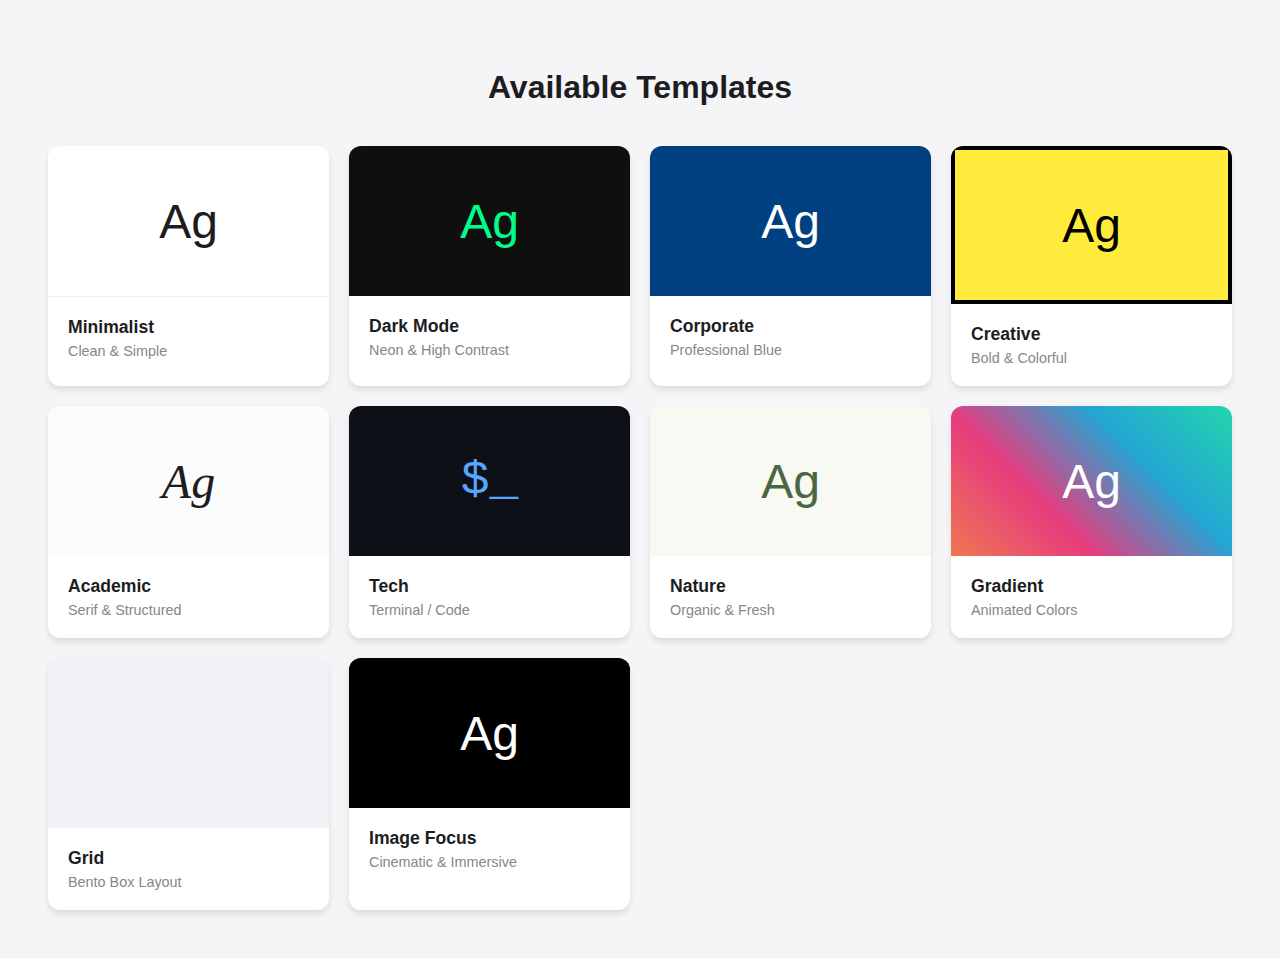
<file: templates/index.html>
<!DOCTYPE html>
<html lang="en">

<head>
    <meta charset="UTF-8">
    <meta name="viewport" content="width=device-width, initial-scale=1.0">
    <title>Presentation Templates Gallery</title>
    <style>
        body {
            font-family: -apple-system, BlinkMacSystemFont, "Segoe UI", Roboto, Helvetica, Arial, sans-serif;
            background-color: #f5f5f7;
            color: #1d1d1f;
            padding: 40px;
        }

        h1 {
            text-align: center;
            margin-bottom: 40px;
            font-weight: 700;
        }

        .grid {
            display: grid;
            grid-template-columns: repeat(auto-fill, minmax(250px, 1fr));
            gap: 20px;
            max-width: 1200px;
            margin: 0 auto;
        }

        .card {
            background: white;
            border-radius: 12px;
            overflow: hidden;
            box-shadow: 0 4px 6px rgba(0, 0, 0, 0.1);
            transition: transform 0.2s, box-shadow 0.2s;
            text-decoration: none;
            color: inherit;
            display: flex;
            flex-direction: column;
        }

        .card:hover {
            transform: translateY(-5px);
            box-shadow: 0 10px 20px rgba(0, 0, 0, 0.15);
        }

        .preview {
            height: 150px;
            background: #eee;
            display: flex;
            align-items: center;
            justify-content: center;
            font-size: 3rem;
        }

        .info {
            padding: 20px;
        }

        .title {
            font-weight: 600;
            font-size: 1.1rem;
            margin-bottom: 5px;
        }

        .desc {
            font-size: 0.9rem;
            color: #86868b;
        }

        /* Template Specific Previews */
        .t1 {
            background: white;
            border-bottom: 1px solid #eee;
        }

        .t2 {
            background: #0f0f0f;
            color: #00ff88;
        }

        .t3 {
            background: #004080;
            color: white;
        }

        .t4 {
            background: #FFEB3B;
            color: black;
            border: 4px solid black;
        }

        .t5 {
            background: #fcfcfc;
            font-family: serif;
            font-style: italic;
        }

        .t6 {
            background: #0d1117;
            color: #58a6ff;
            font-family: monospace;
        }

        .t7 {
            background: #f7f9f2;
            color: #4a6741;
        }

        .t8 {
            background: linear-gradient(45deg, #ee7752, #e73c7e, #23a6d5, #23d5ab);
            color: white;
        }

        .t9 {
            background: #f0f2f5;
            display: grid;
            grid-template-columns: 1fr 1fr;
            padding: 10px;
            gap: 5px;
        }

        .t9>div {
            background: white;
            border-radius: 4px;
        }

        .t10 {
            background: black;
            color: white;
            background-image: linear-gradient(rgba(0, 0, 0, 0.5), rgba(0, 0, 0, 0.5));
        }
    </style>
</head>

<body>
    <h1>Available Templates</h1>
    <div class="grid">
        <a href="template-01-minimal/index.html" class="card">
            <div class="preview t1">Ag</div>
            <div class="info">
                <div class="title">Minimalist</div>
                <div class="desc">Clean & Simple</div>
            </div>
        </a>
        <a href="template-02-dark/index.html" class="card">
            <div class="preview t2">Ag</div>
            <div class="info">
                <div class="title">Dark Mode</div>
                <div class="desc">Neon & High Contrast</div>
            </div>
        </a>
        <a href="template-03-corporate/index.html" class="card">
            <div class="preview t3">Ag</div>
            <div class="info">
                <div class="title">Corporate</div>
                <div class="desc">Professional Blue</div>
            </div>
        </a>
        <a href="template-04-creative/index.html" class="card">
            <div class="preview t4">Ag</div>
            <div class="info">
                <div class="title">Creative</div>
                <div class="desc">Bold & Colorful</div>
            </div>
        </a>
        <a href="template-05-academic/index.html" class="card">
            <div class="preview t5">Ag</div>
            <div class="info">
                <div class="title">Academic</div>
                <div class="desc">Serif & Structured</div>
            </div>
        </a>
        <a href="template-06-tech/index.html" class="card">
            <div class="preview t6">$_</div>
            <div class="info">
                <div class="title">Tech</div>
                <div class="desc">Terminal / Code</div>
            </div>
        </a>
        <a href="template-07-nature/index.html" class="card">
            <div class="preview t7">Ag</div>
            <div class="info">
                <div class="title">Nature</div>
                <div class="desc">Organic & Fresh</div>
            </div>
        </a>
        <a href="template-08-gradient/index.html" class="card">
            <div class="preview t8">Ag</div>
            <div class="info">
                <div class="title">Gradient</div>
                <div class="desc">Animated Colors</div>
            </div>
        </a>
        <a href="template-09-grid/index.html" class="card">
            <div class="preview t9">
                <div></div>
                <div></div>
                <div></div>
                <div></div>
            </div>
            <div class="info">
                <div class="title">Grid</div>
                <div class="desc">Bento Box Layout</div>
            </div>
        </a>
        <a href="template-10-image-focus/index.html" class="card">
            <div class="preview t10">Ag</div>
            <div class="info">
                <div class="title">Image Focus</div>
                <div class="desc">Cinematic & Immersive</div>
            </div>
        </a>
    </div>
</body>

</html>
</file>
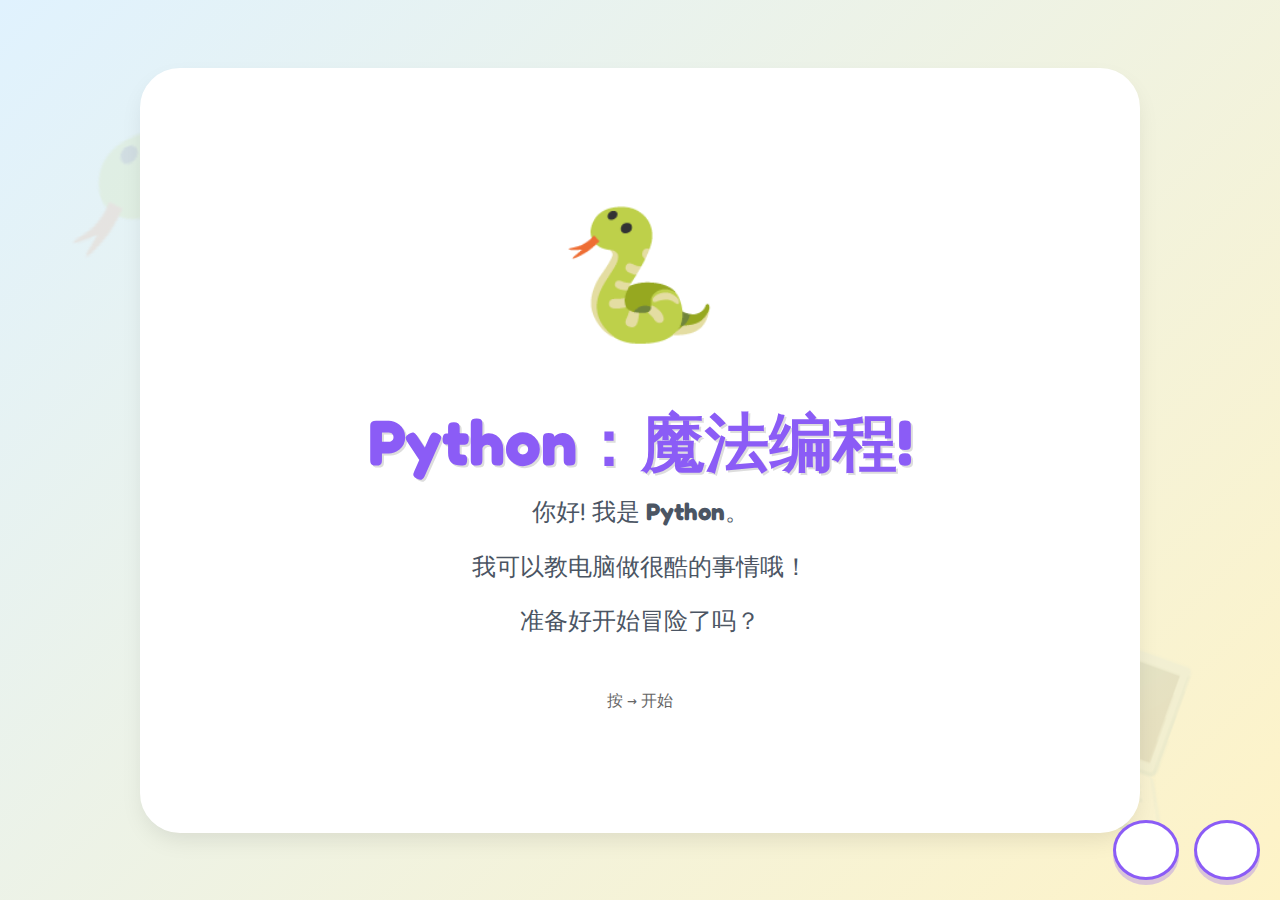
<file: playground/python-001/index.html>
<!DOCTYPE html>
<html lang="en">

<head>
    <meta charset="UTF-8">
    <meta name="viewport" content="width=device-width, initial-scale=1.0">
    <title>Python for Kids! 🐍</title>
    <link rel="preconnect" href="https://fonts.googleapis.com">
    <link rel="preconnect" href="https://fonts.gstatic.com" crossorigin>
    <link href="https://fonts.googleapis.com/css2?family=Fredoka:wght@300;400;500;600;700&display=swap"
        rel="stylesheet">
    <link rel="stylesheet" href="styles.css">
</head>

<body>
    <div id="app"></div>
    <script type="module" src="app.js"></script>
</body>

</html>
</file>
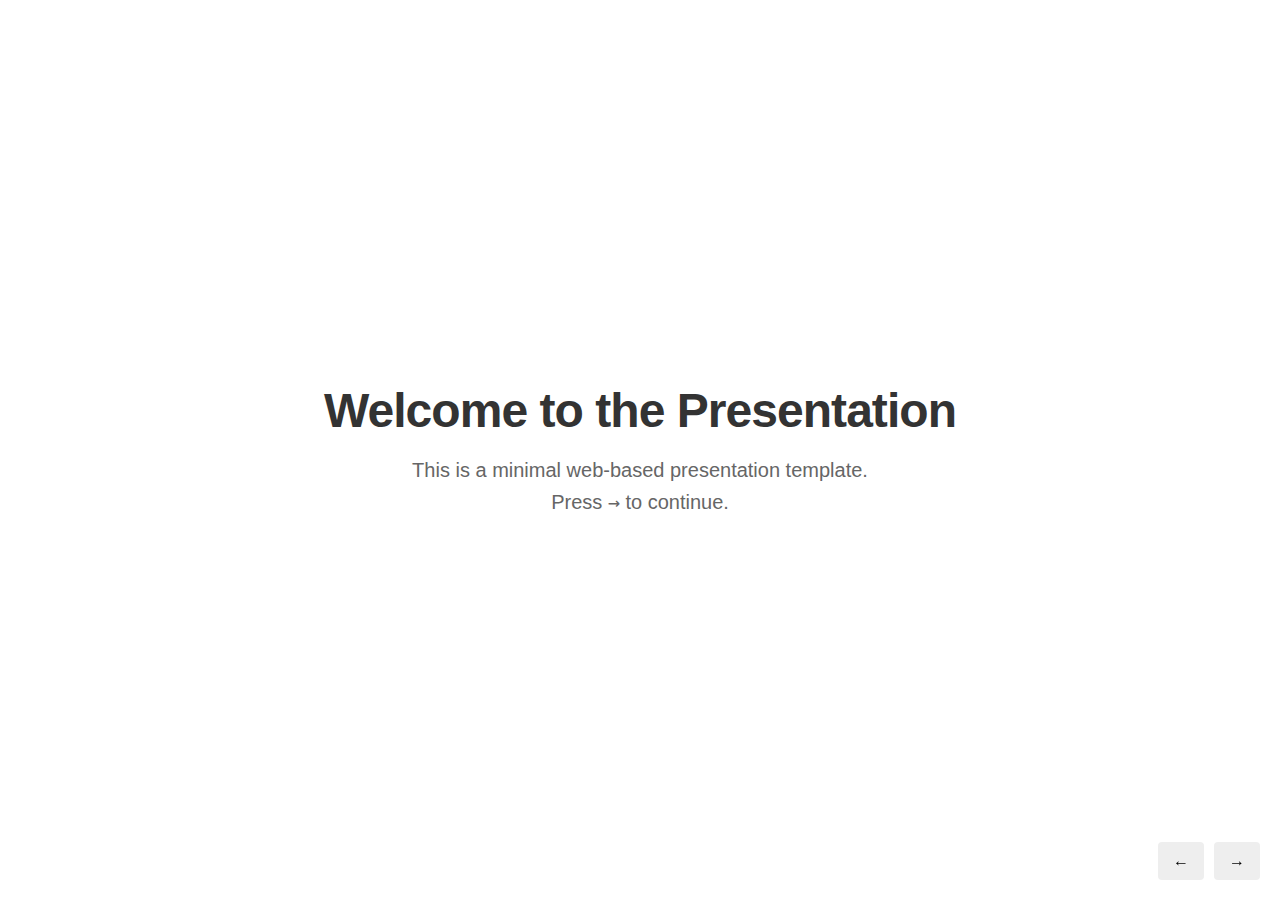
<file: templates/template-01-minimal/index.html>
<!DOCTYPE html>
<html lang="en">

<head>
    <meta charset="UTF-8">
    <meta name="viewport" content="width=device-width, initial-scale=1.0">
    <title>Presentation Template</title>
    <link rel="preconnect" href="https://fonts.googleapis.com">
    <link rel="preconnect" href="https://fonts.gstatic.com" crossorigin>
    <link href="https://fonts.googleapis.com/css2?family=Inter:wght@300;400;500;600;700&display=swap" rel="stylesheet">
    <link rel="stylesheet" href="styles.css">
</head>

<body>
    <div id="app"></div>
    <script type="module" src="app.js"></script>
</body>

</html>
</file>
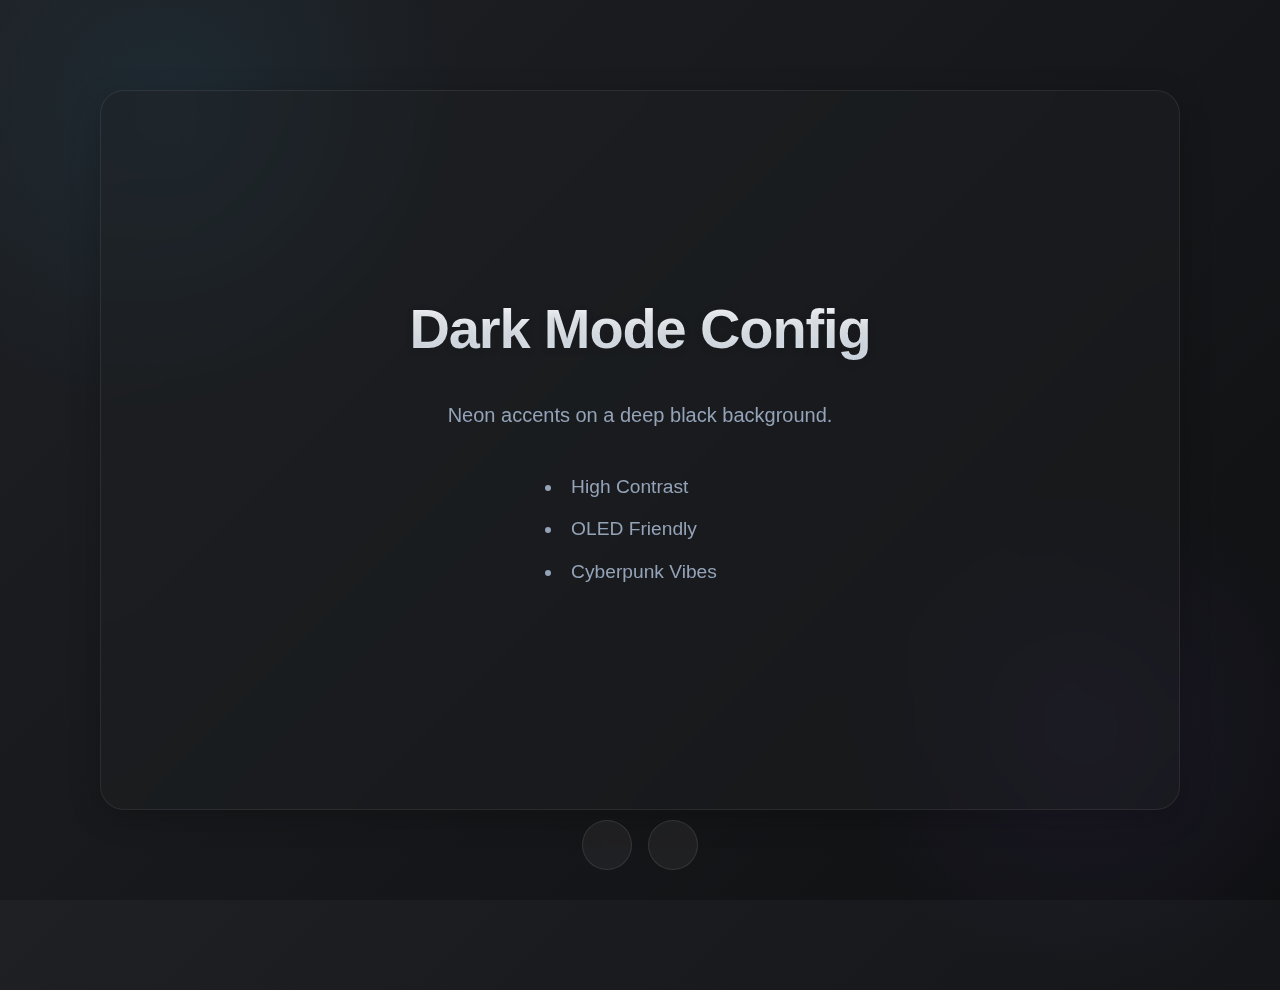
<file: templates/template-02-dark/index.html>
<!DOCTYPE html>
<html lang="en">
<head>
    <meta charset="UTF-8">
    <meta name="viewport" content="width=device-width, initial-scale=1.0">
    <title>Dark Mode Presentation</title>
    <link rel="stylesheet" href="styles.css">
</head>
<body>
    <div id="app"></div>
    <script type="module" src="app.js"></script>
</body>
</html>
</file>
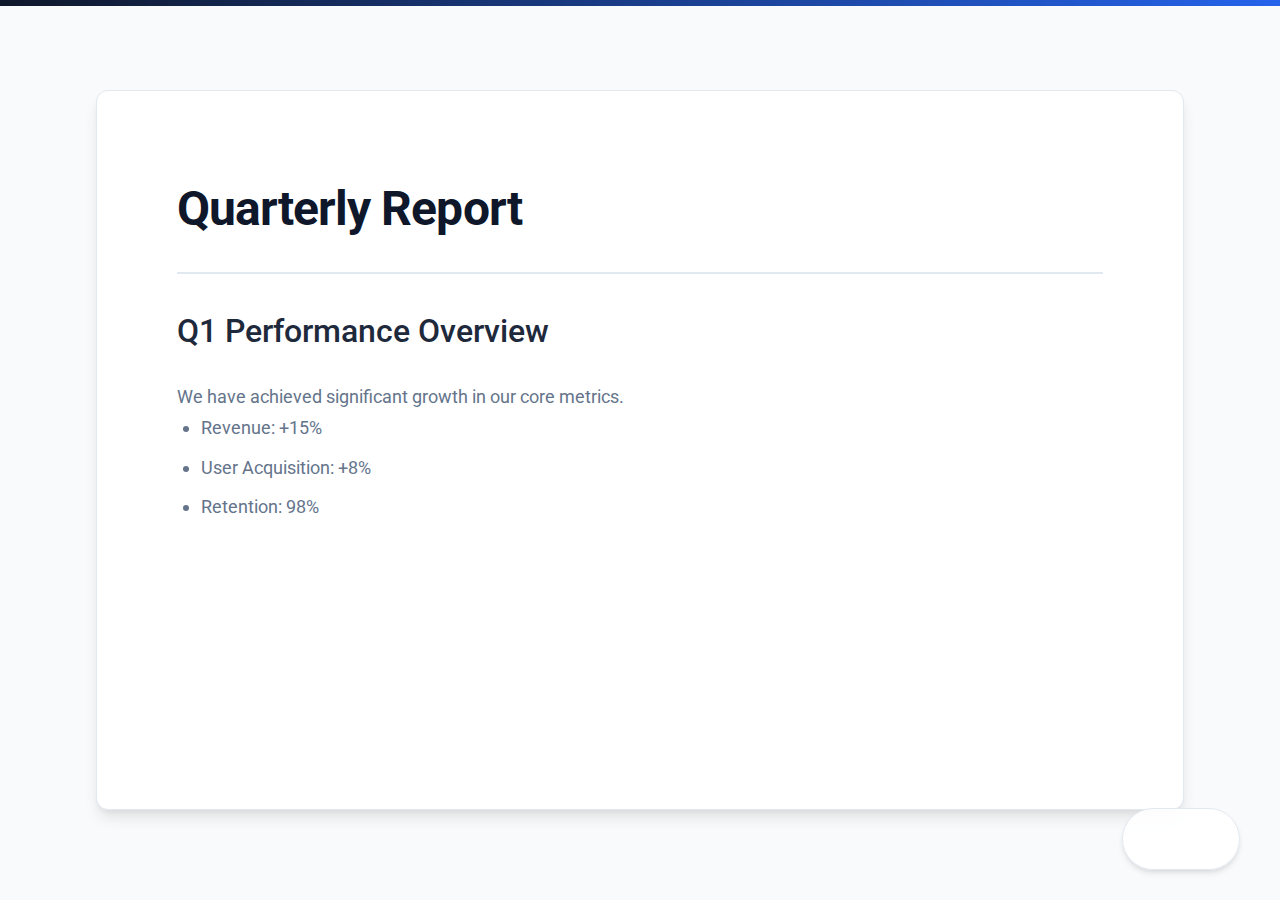
<file: templates/template-03-corporate/index.html>
<!DOCTYPE html>
<html lang="en">

<head>
    <meta charset="UTF-8">
    <meta name="viewport" content="width=device-width, initial-scale=1.0">
    <title>Corporate Presentation</title>
    <link rel="preconnect" href="https://fonts.googleapis.com">
    <link rel="preconnect" href="https://fonts.gstatic.com" crossorigin>
    <link href="https://fonts.googleapis.com/css2?family=Roboto:wght@300;400;500;700&display=swap" rel="stylesheet">
    <link rel="stylesheet" href="styles.css">
</head>

<body>
    <div id="app"></div>
    <script type="module" src="app.js"></script>
</body>

</html>
</file>
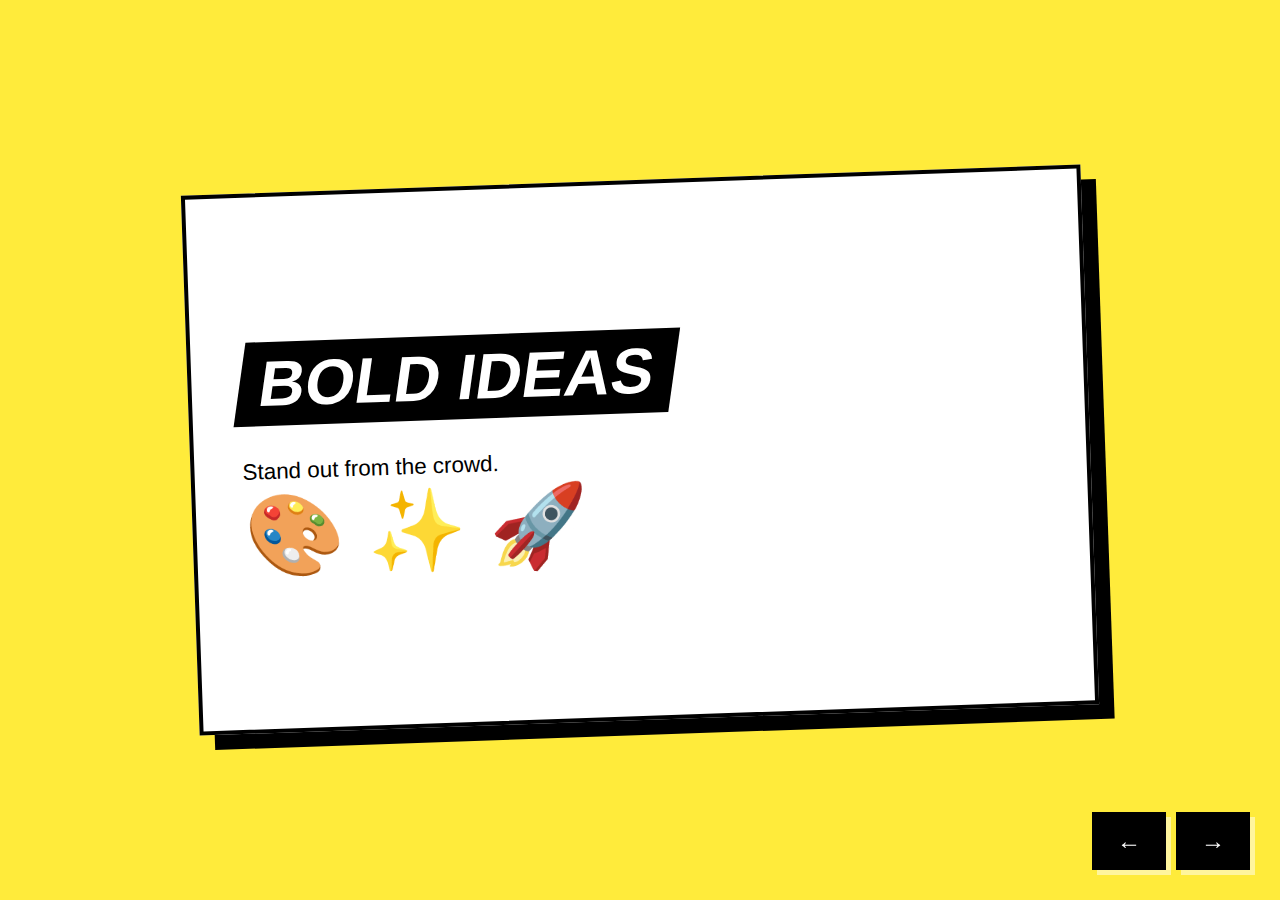
<file: templates/template-04-creative/index.html>
<!DOCTYPE html>
<html lang="en">
<head>
    <meta charset="UTF-8">
    <meta name="viewport" content="width=device-width, initial-scale=1.0">
    <title>Creative Presentation</title>
    <link rel="stylesheet" href="styles.css">
</head>
<body>
    <div id="app"></div>
    <script type="module" src="app.js"></script>
</body>
</html>
</file>
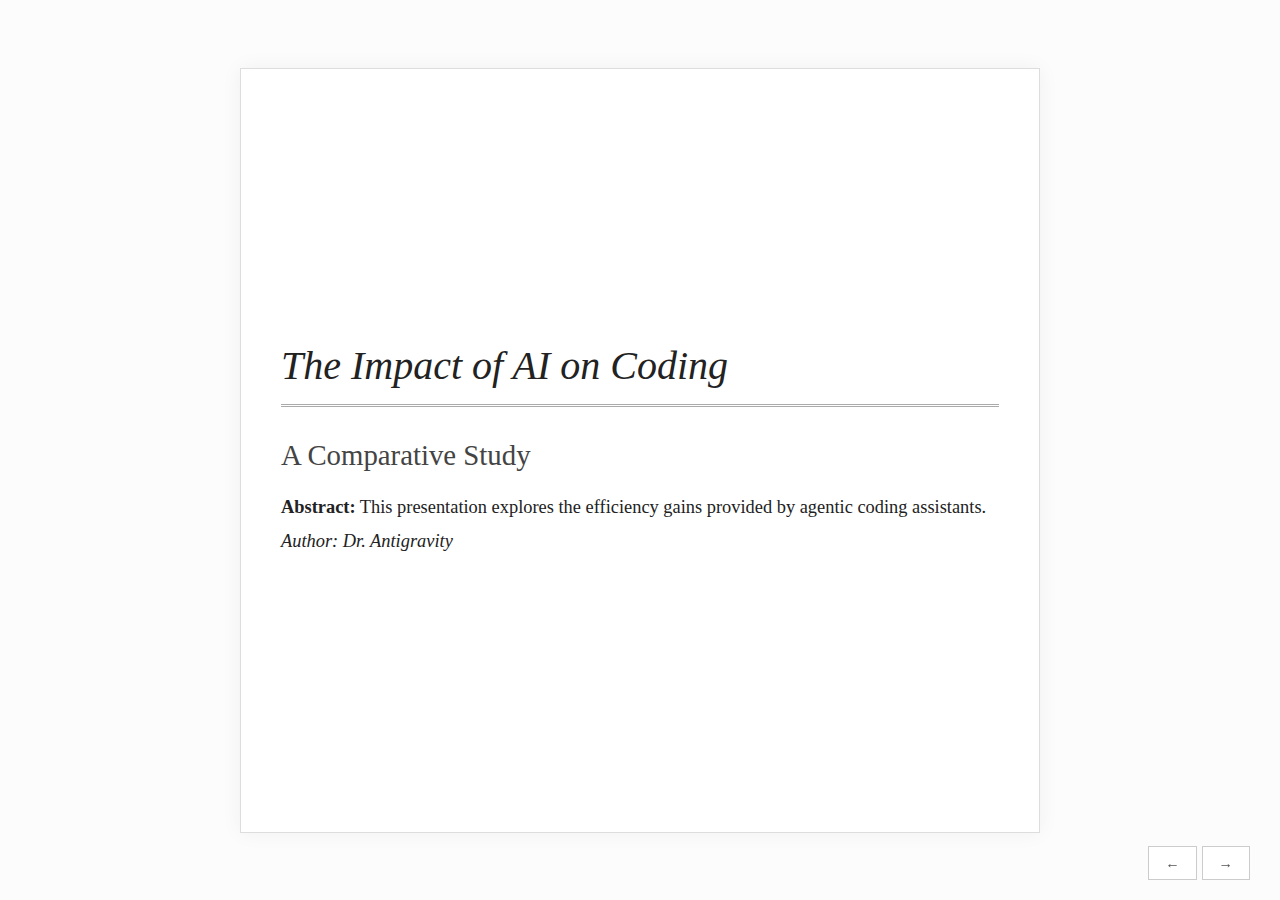
<file: templates/template-05-academic/index.html>
<!DOCTYPE html>
<html lang="en">
<head>
    <meta charset="UTF-8">
    <meta name="viewport" content="width=device-width, initial-scale=1.0">
    <title>Academic Presentation</title>
    <link rel="stylesheet" href="styles.css">
</head>
<body>
    <div id="app"></div>
    <script type="module" src="app.js"></script>
</body>
</html>
</file>
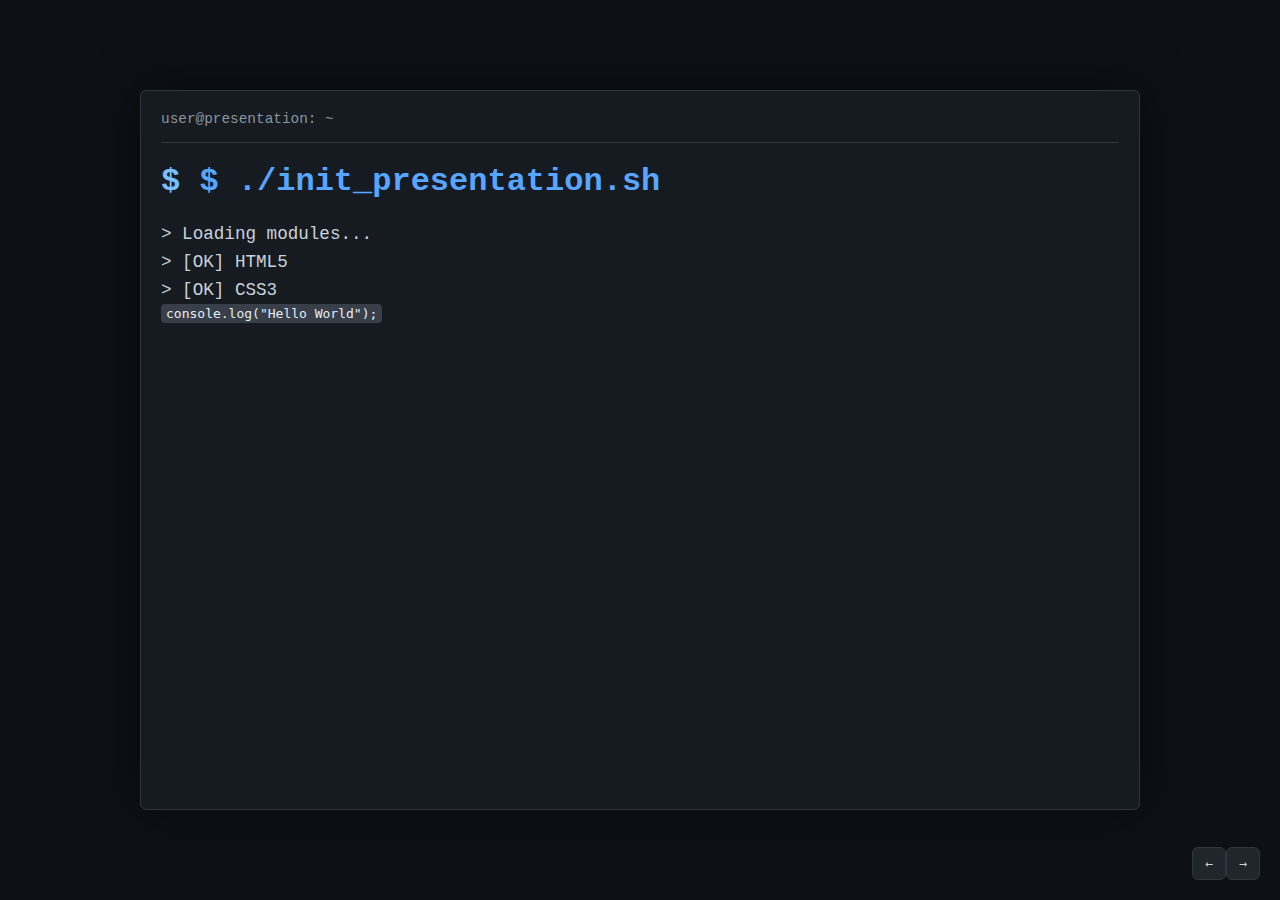
<file: templates/template-06-tech/index.html>
<!DOCTYPE html>
<html lang="en">
<head>
    <meta charset="UTF-8">
    <meta name="viewport" content="width=device-width, initial-scale=1.0">
    <title>Tech/Code Presentation</title>
    <link rel="stylesheet" href="styles.css">
</head>
<body>
    <div id="app"></div>
    <script type="module" src="app.js"></script>
</body>
</html>
</file>
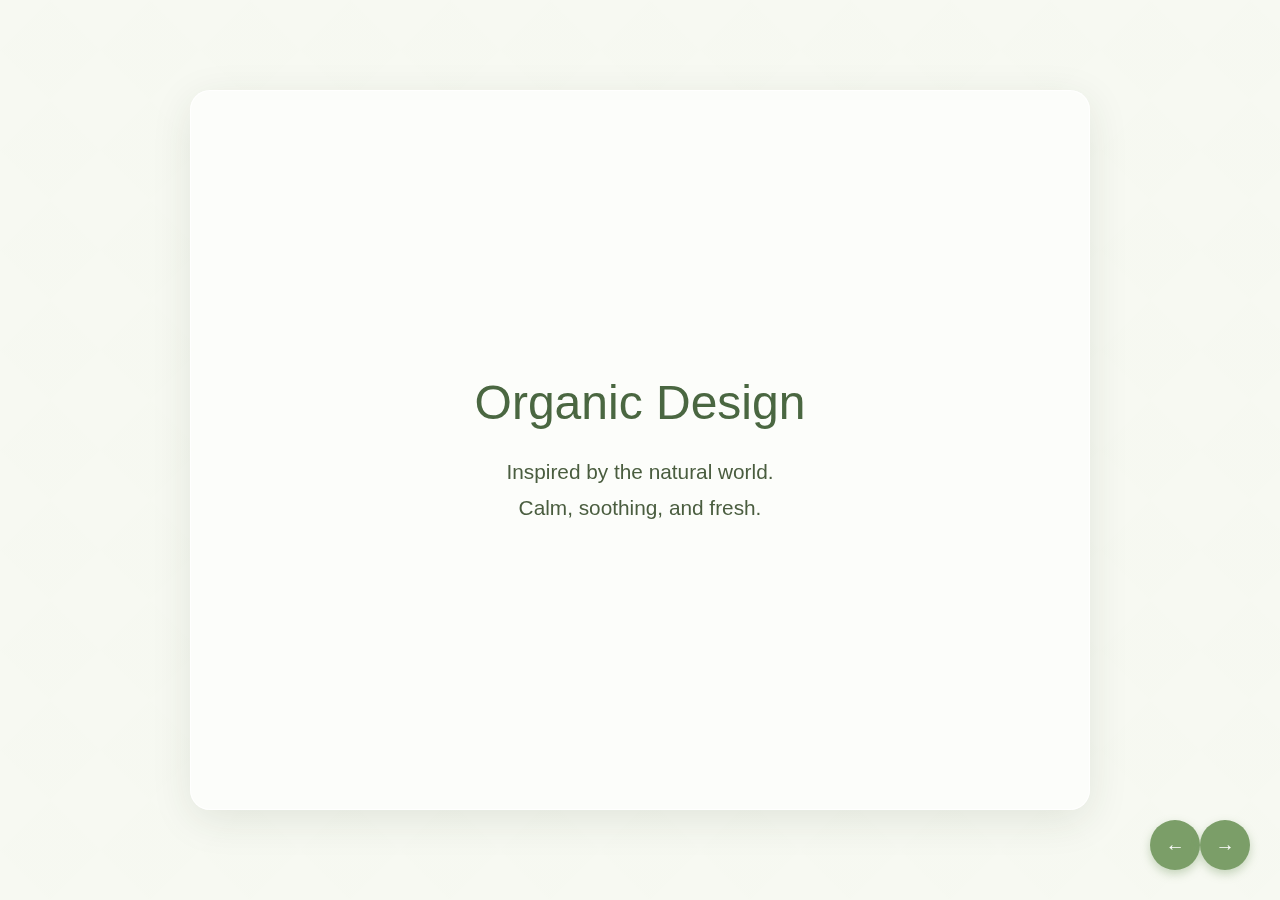
<file: templates/template-07-nature/index.html>
<!DOCTYPE html>
<html lang="en">
<head>
    <meta charset="UTF-8">
    <meta name="viewport" content="width=device-width, initial-scale=1.0">
    <title>Nature Presentation</title>
    <link rel="stylesheet" href="styles.css">
</head>
<body>
    <div id="app"></div>
    <script type="module" src="app.js"></script>
</body>
</html>
</file>
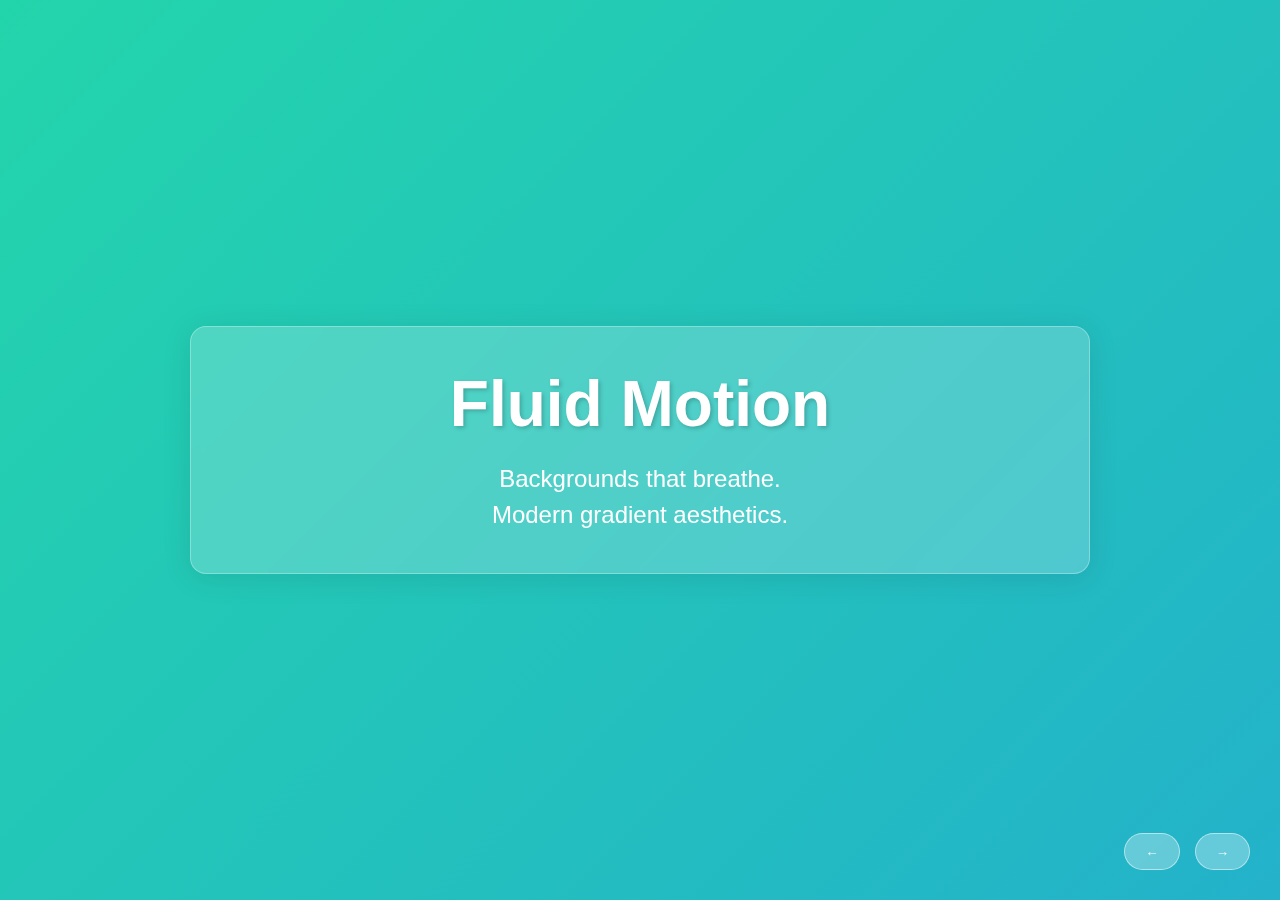
<file: templates/template-08-gradient/index.html>
<!DOCTYPE html>
<html lang="en">
<head>
    <meta charset="UTF-8">
    <meta name="viewport" content="width=device-width, initial-scale=1.0">
    <title>Gradient Presentation</title>
    <link rel="stylesheet" href="styles.css">
</head>
<body>
    <div id="app"></div>
    <script type="module" src="app.js"></script>
</body>
</html>
</file>
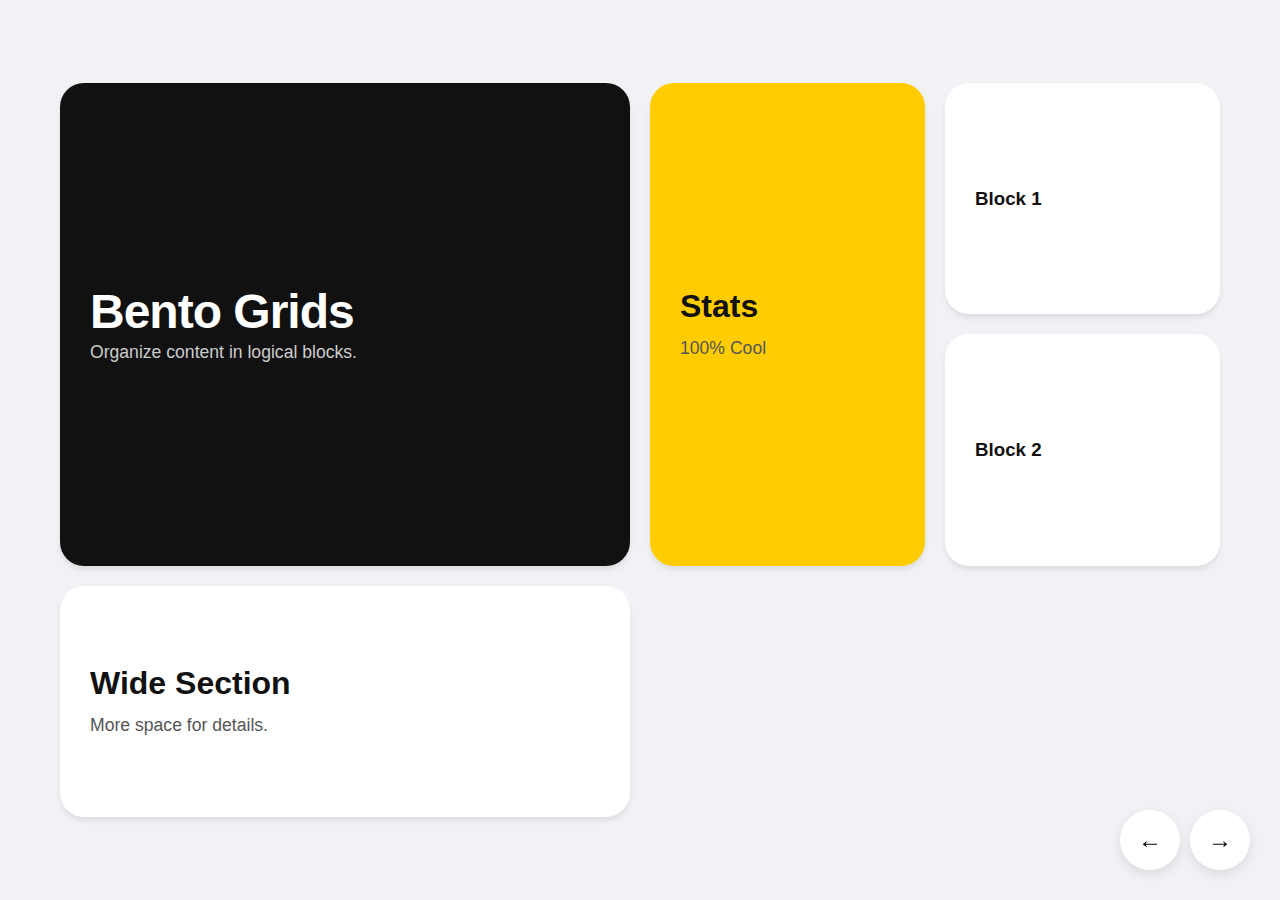
<file: templates/template-09-grid/index.html>
<!DOCTYPE html>
<html lang="en">
<head>
    <meta charset="UTF-8">
    <meta name="viewport" content="width=device-width, initial-scale=1.0">
    <title>Grid Layout Presentation</title>
    <link rel="stylesheet" href="styles.css">
</head>
<body>
    <div id="app"></div>
    <script type="module" src="app.js"></script>
</body>
</html>
</file>
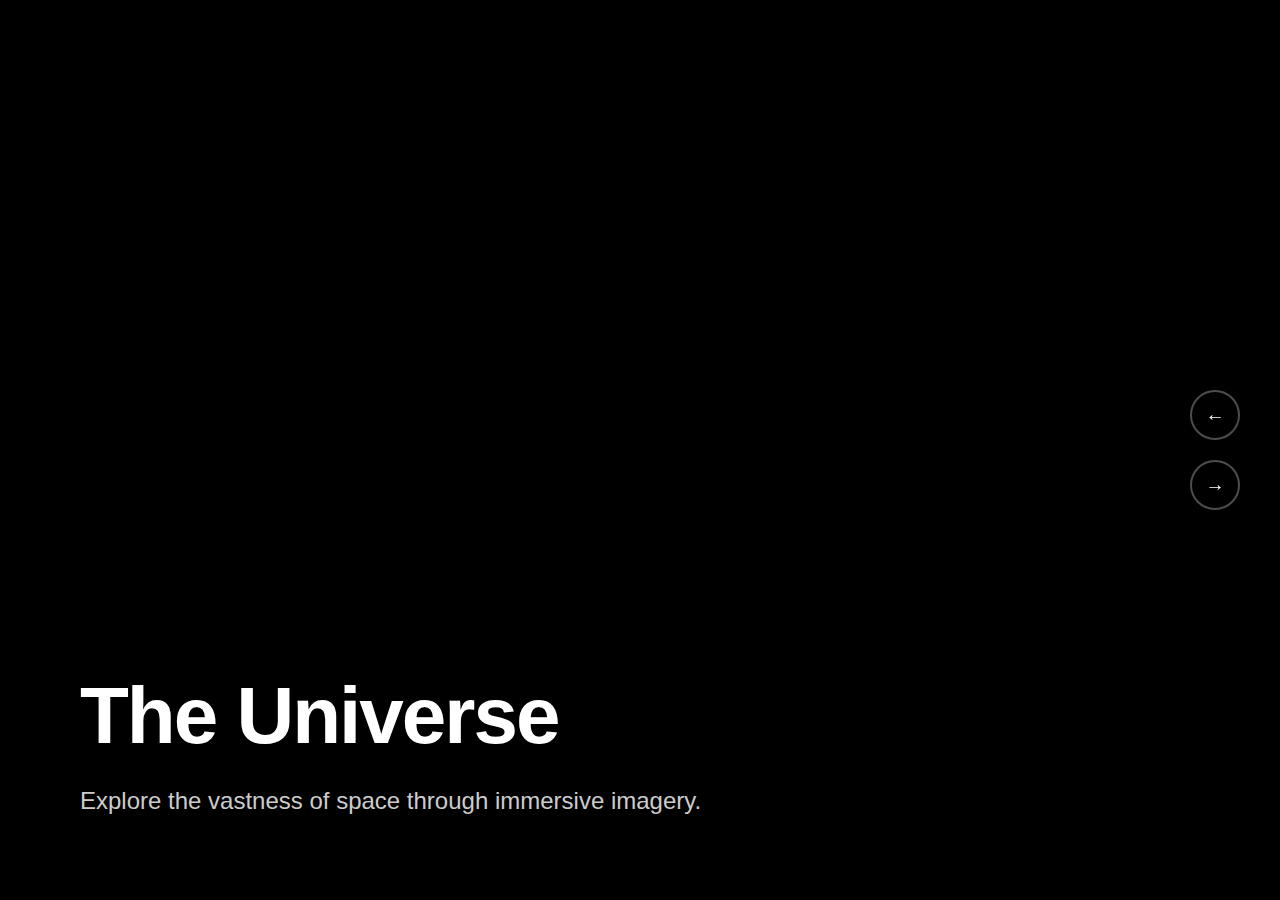
<file: templates/template-10-image-focus/index.html>
<!DOCTYPE html>
<html lang="en">
<head>
    <meta charset="UTF-8">
    <meta name="viewport" content="width=device-width, initial-scale=1.0">
    <title>Image Focus Presentation</title>
    <link rel="stylesheet" href="styles.css">
</head>
<body>
    <div id="app"></div>
    <script type="module" src="app.js"></script>
</body>
</html>
</file>
<file: playground/python-001/styles.css>
/* Kid-Friendly Tech Theme - UI/UX Pro Max */
*,
*::before,
*::after {
    box-sizing: border-box;
    margin: 0;
    padding: 0;
}

:root {
    /* Playful Palette */
    --bg-color: #fce7f3;
    /* Soft Pink/Purple tint */
    --bg-gradient: linear-gradient(135deg, #e0f2fe 0%, #fef3c7 100%);
    /* Clouds to Sunshine */
    --card-bg: #ffffff;
    --primary: #8b5cf6;
    /* Fun Purple */
    --secondary: #f472b6;
    /* Pink */
    --accent: #f59e0b;
    /* Sunny Orange */
    --text-primary: #1f2937;
    --text-secondary: #4b5563;

    /* Code colors */
    --code-bg: #1e293b;
    --code-text: #a5b4fc;

    --shadow-pop: 5px 5px 0px rgba(0, 0, 0, 0.1);
    --shadow-float: 0 10px 25px -5px rgba(0, 0, 0, 0.1);

    --font-main: 'Fredoka', cursive, sans-serif;
}

body {
    font-family: var(--font-main);
    background: var(--bg-gradient);
    color: var(--text-primary);
    overflow: hidden;
    height: 100vh;
    width: 100vw;
    line-height: 1.6;
}

/* Background decorations */
body::before {
    content: "🐍";
    position: absolute;
    top: 5%;
    left: 5%;
    font-size: 15rem;
    opacity: 0.1;
    transform: rotate(-20deg);
    z-index: 0;
}

body::after {
    content: "💻";
    position: absolute;
    bottom: 5%;
    right: 5%;
    font-size: 12rem;
    opacity: 0.1;
    transform: rotate(20deg);
    z-index: 0;
}

#app {
    height: 100%;
    width: 100%;
    display: flex;
    justify-content: center;
    align-items: center;
    position: relative;
    opacity: 0;
    transition: opacity 0.5s ease;
    z-index: 1;
}

#app.loaded {
    opacity: 1;
}

.slide-container {
    background: var(--card-bg);
    width: 90%;
    max-width: 1000px;
    height: 85vh;
    padding: 3rem;
    border-radius: 40px;
    box-shadow: var(--shadow-float);
    border: 4px solid #fff;
    display: flex;
    flex-direction: column;
    justify-content: center;
    align-items: center;
    text-align: center;
    position: relative;
    overflow: hidden;
    animation: popIn 0.5s cubic-bezier(0.175, 0.885, 0.32, 1.275);
}

@keyframes popIn {
    from {
        opacity: 0;
        transform: scale(0.9);
    }

    to {
        opacity: 1;
        transform: scale(1);
    }
}

/* Typography */
h1 {
    font-size: 4rem;
    margin-bottom: 1rem;
    color: var(--primary);
    text-shadow: 2px 2px 0px #ddd;
    line-height: 1.1;
}

h2 {
    font-size: 2.5rem;
    margin-bottom: 1.5rem;
    color: var(--secondary);
}

p,
li {
    font-size: 1.5rem;
    color: var(--text-secondary);
    margin-bottom: 1rem;
    max-width: 800px;
}

ul {
    list-style: none;
    text-align: left;
}

li {
    padding-left: 2rem;
    position: relative;
    margin-bottom: 1.5rem;
}

li::before {
    content: "✨";
    position: absolute;
    left: 0;
    top: 0;
}

/* Code Blocks */
pre {
    background: var(--code-bg);
    color: var(--code-text);
    padding: 1.5rem;
    border-radius: 20px;
    text-align: left;
    font-family: 'Consolas', monospace;
    font-size: 1.2rem;
    box-shadow: var(--shadow-pop);
    margin: 2rem auto;
    width: auto;
    display: inline-block;
    border: 2px solid var(--primary);
}

code {
    font-family: inherit;
}

/* Navigation Controls - Big & Fun */
.controls {
    position: fixed;
    bottom: 20px;
    right: 20px;
    display: flex;
    gap: 15px;
    z-index: 100;
}

.nav-btn {
    background: #fff;
    border: 3px solid var(--primary);
    color: var(--primary);
    width: 60px;
    height: 60px;
    border-radius: 50%;
    cursor: pointer;
    font-size: 1.5rem;
    display: flex;
    align-items: center;
    justify-content: center;
    transition: all 0.2s cubic-bezier(0.175, 0.885, 0.32, 1.275);
    box-shadow: 0 5px 0 rgba(139, 92, 246, 0.3);
}

.nav-btn:hover {
    transform: translateY(-4px);
    background: var(--primary);
    color: #fff;
    box-shadow: 0 8px 0 rgba(139, 92, 246, 0.3);
}

.nav-btn:active {
    transform: translateY(0);
    box-shadow: 0 2px 0 rgba(139, 92, 246, 0.3);
}

/* Emojis */
.emoji-lg {
    font-size: 8rem;
    display: block;
    margin-bottom: 2rem;
    animation: bounce 2s infinite;
}

@keyframes bounce {

    0%,
    100% {
        transform: translateY(0);
    }

    50% {
        transform: translateY(-10px);
    }
}

/* Interactive Elements */
input {
    padding: 15px;
    border-radius: 15px;
    border: 3px solid #ddd;
    font-size: 1.2rem;
    font-family: var(--font-main);
    margin-right: 10px;
}

button {
    padding: 15px 30px;
    border-radius: 15px;
    border: none;
    background: var(--accent);
    color: #fff;
    font-size: 1.2rem;
    font-family: var(--font-main);
    font-weight: bold;
    cursor: pointer;
    box-shadow: 0 5px 0 #d97706;
    transition: transform 0.1s;
}

button:active {
    transform: translateY(4px);
    box-shadow: 0 1px 0 #d97706;
}
</file>
<file: templates/template-02-dark/styles.css>
/* Dark Glassmorphism Theme */
*,
*::before,
*::after {
    box-sizing: border-box;
    margin: 0;
    padding: 0;
}

:root {
    /* Color Palette - Soft Dark Glass */
    --bg-gradient: linear-gradient(135deg, #1e2024 0%, #0f1012 100%);
    --card-bg: rgba(30, 32, 36, 0.4);
    --border-color: rgba(255, 255, 255, 0.08);
    --text-primary: #f0f4f8;
    --text-secondary: #94a3b8;
    --accent-color: #38bdf8;
    /* Soft Sky Blue */
    --accent-glow: rgba(56, 189, 248, 0.2);
    --shadow-md: 0 8px 32px rgba(0, 0, 0, 0.2);

    /* Typography */
    --font-heading: 'Outfit', sans-serif;
    --font-body: 'Outfit', sans-serif;
}

body {
    font-family: var(--font-body);
    background: var(--bg-gradient);
    color: var(--text-primary);
    overflow: hidden;
    height: 100vh;
    width: 100vw;
    line-height: 1.6;
    -webkit-font-smoothing: antialiased;
}

/* Background Elements for Depth */
body::before {
    content: '';
    position: absolute;
    top: -20%;
    left: -10%;
    width: 600px;
    height: 600px;
    background: radial-gradient(circle, rgba(56, 189, 248, 0.08) 0%, transparent 70%);
    border-radius: 50%;
    z-index: 0;
    pointer-events: none;
}

body::after {
    content: '';
    position: absolute;
    bottom: -10%;
    right: -5%;
    width: 500px;
    height: 500px;
    background: radial-gradient(circle, rgba(139, 92, 246, 0.08) 0%, transparent 70%);
    border-radius: 50%;
    z-index: 0;
    pointer-events: none;
}

#app {
    height: 100%;
    width: 100%;
    display: flex;
    justify-content: center;
    align-items: center;
    position: relative;
    opacity: 0;
    transition: opacity 0.6s ease;
    z-index: 1;
}

#app.loaded {
    opacity: 1;
}

/* Slide Container - Glass Card */
.slide-container {
    width: 85%;
    max-width: 1080px;
    height: 80vh;
    background: var(--card-bg);
    backdrop-filter: blur(16px);
    -webkit-backdrop-filter: blur(16px);
    border: 1px solid var(--border-color);
    box-shadow: var(--shadow-md);
    border-radius: 24px;
    display: flex;
    flex-direction: column;
    justify-content: center;
    align-items: center;
    text-align: center;
    padding: 4rem;
    position: relative;
    overflow: hidden;
    animation: slideUp 0.7s cubic-bezier(0.2, 0.8, 0.2, 1);
}

@keyframes slideUp {
    from {
        opacity: 0;
        transform: translateY(30px) scale(0.98);
    }

    to {
        opacity: 1;
        transform: translateY(0) scale(1);
    }
}

/* Typography */
h1 {
    font-family: var(--font-heading);
    font-size: 3.5rem;
    margin-bottom: 1.5rem;
    font-weight: 600;
    color: var(--text-primary);
    letter-spacing: -0.02em;
    background: linear-gradient(180deg, #ffffff 0%, #cbd5e1 100%);
    -webkit-background-clip: text;
    -webkit-text-fill-color: transparent;
    text-shadow: 0 2px 10px rgba(0, 0, 0, 0.1);
}

h2 {
    font-family: var(--font-heading);
    font-size: 2rem;
    margin-bottom: 1.25rem;
    font-weight: 500;
    color: var(--accent-color);
    letter-spacing: 0.01em;
}

p {
    font-size: 1.25rem;
    line-height: 1.7;
    color: var(--text-secondary);
    max-width: 700px;
    margin-bottom: 1.5rem;
}

ul,
ol {
    text-align: left;
    max-width: 700px;
    margin: 1rem auto;
    font-size: 1.2rem;
    color: var(--text-secondary);
}

li {
    margin-bottom: 0.75rem;
    padding-left: 0.5rem;
}

/* Interactive Elements (Buttons & Inputs) */
input {
    padding: 12px 16px;
    border-radius: 12px;
    border: 1px solid rgba(255, 255, 255, 0.1);
    font-size: 1rem;
    font-family: var(--font-body);
    background: rgba(0, 0, 0, 0.2);
    color: #fff;
    outline: none;
    transition: all 0.2s ease;
    backdrop-filter: blur(4px);
}

input:focus {
    border-color: var(--accent-color);
    background: rgba(0, 0, 0, 0.4);
    box-shadow: 0 0 0 2px var(--accent-glow);
}

button:not(.nav-btn) {
    padding: 12px 24px;
    border-radius: 12px;
    border: 1px solid var(--accent-color);
    background: rgba(56, 189, 248, 0.1);
    color: var(--accent-color);
    font-size: 1rem;
    font-weight: 600;
    font-family: var(--font-body);
    cursor: pointer;
    transition: all 0.3s ease;
    text-transform: uppercase;
    letter-spacing: 0.05em;
    backdrop-filter: blur(4px);
}

button:not(.nav-btn):hover {
    background: var(--accent-color);
    color: #1a1a1a;
    box-shadow: 0 0 20px var(--accent-glow);
    transform: translateY(-2px);
}

button:not(.nav-btn):active {
    transform: scale(0.98);
}

/* Navigation Controls - Glass Pills */
.controls {
    position: fixed;
    bottom: 30px;
    left: 50%;
    transform: translateX(-50%);
    display: flex;
    gap: 16px;
    z-index: 100;
}

.nav-btn {
    background: rgba(255, 255, 255, 0.05);
    backdrop-filter: blur(8px);
    border: 1px solid rgba(255, 255, 255, 0.1);
    color: var(--text-primary);
    width: 50px;
    height: 50px;
    border-radius: 50%;
    cursor: pointer;
    font-size: 0;
    /* Hide fallback */
    display: flex;
    align-items: center;
    justify-content: center;
    transition: all 0.3s ease;
}

.nav-btn:hover {
    background: rgba(255, 255, 255, 0.1);
    border-color: rgba(255, 255, 255, 0.25);
    transform: translateY(-2px);
    box-shadow: 0 5px 15px rgba(0, 0, 0, 0.3);
}

.nav-btn:active {
    transform: scale(0.95);
}

/* SVG Rendering optimization */
.nav-btn svg {
    stroke-width: 1.5px;
    transition: stroke-width 0.2s;
}

.nav-btn:hover svg {
    stroke-width: 2px;
}
</file>
<file: templates/template-03-corporate/styles.css>
/* Modern Corporate Theme */
*,
*::before,
*::after {
    box-sizing: border-box;
    margin: 0;
    padding: 0;
}

:root {
    /* Color Palette - Modern Corporate */
    --primary: #0f172a;
    /* Deep Navy */
    --secondary: #334155;
    /* Slate */
    --accent: #2563eb;
    /* Bright Blue */
    --bg: #f8fafc;
    /* Very Light Blue/Gray */
    --card-bg: #ffffff;
    --text-primary: #1e293b;
    --text-secondary: #64748b;
    --border-color: #e2e8f0;
    --shadow-sm: 0 1px 3px rgba(0, 0, 0, 0.1);
    --shadow-md: 0 4px 6px -1px rgba(0, 0, 0, 0.1), 0 2px 4px -1px rgba(0, 0, 0, 0.06);
    --shadow-lg: 0 10px 15px -3px rgba(0, 0, 0, 0.1), 0 4px 6px -2px rgba(0, 0, 0, 0.05);

    /* Typography */
    --font-heading: 'Roboto', 'Helvetica Neue', sans-serif;
    --font-body: 'Roboto', 'Helvetica Neue', sans-serif;
}

body {
    font-family: var(--font-body);
    background-color: var(--bg);
    color: var(--text-primary);
    overflow: hidden;
    height: 100vh;
    width: 100vw;
    line-height: 1.6;
}

/* Subtle Header Stripe */
body::before {
    content: "";
    position: absolute;
    top: 0;
    left: 0;
    width: 100%;
    height: 6px;
    background: linear-gradient(90deg, var(--primary) 0%, var(--accent) 100%);
    z-index: 10;
}

#app {
    height: 100%;
    width: 100%;
    display: flex;
    justify-content: center;
    align-items: center;
    position: relative;
    opacity: 0;
    transition: opacity 0.4s ease;
    z-index: 1;
}

#app.loaded {
    opacity: 1;
}

/* Slide Container - Clean Paper Card */
.slide-container {
    background: var(--card-bg);
    width: 85%;
    max-width: 1100px;
    height: 80vh;
    padding: 5rem;
    box-shadow: var(--shadow-lg);
    border: 1px solid var(--border-color);
    border-radius: 12px;
    display: flex;
    flex-direction: column;
    justify-content: flex-start;
    /* Top align for corporate docs */
    align-items: flex-start;
    text-align: left;
    position: relative;
    animation: slideEnter 0.5s ease-out;
}

@keyframes slideEnter {
    from {
        opacity: 0;
        transform: translateY(10px);
    }

    to {
        opacity: 1;
        transform: translateY(0);
    }
}

/* Typography */
h1 {
    font-family: var(--font-heading);
    font-size: 3rem;
    margin-bottom: 2rem;
    font-weight: 700;
    color: var(--primary);
    letter-spacing: -0.02em;
    border-bottom: 2px solid var(--border-color);
    width: 100%;
    padding-bottom: 1.5rem;
}

h2 {
    font-family: var(--font-heading);
    font-size: 2rem;
    margin-bottom: 1.5rem;
    font-weight: 500;
    color: var(--text-primary);
}

p,
li {
    font-size: 1.15rem;
    line-height: 1.7;
    color: var(--text-secondary);
    max-width: 800px;
}

ul,
ol {
    margin-left: 1.5rem;
    margin-bottom: 1.5rem;
}

li {
    margin-bottom: 0.5rem;
}

/* Interactive Elements (Inputs & Buttons) - Professional Look */
input {
    padding: 10px 14px;
    border-radius: 6px;
    border: 1px solid #cbd5e1;
    font-size: 1rem;
    font-family: var(--font-body);
    background: #fff;
    color: #334155;
    outline: none;
    transition: all 0.2s ease;
}

input:focus {
    border-color: var(--accent);
    background: #fff;
    box-shadow: 0 0 0 3px rgba(37, 99, 235, 0.1);
}

button:not(.nav-btn) {
    padding: 10px 24px;
    border-radius: 6px;
    border: none;
    background: var(--accent);
    color: #fff;
    font-size: 1rem;
    font-weight: 500;
    font-family: var(--font-body);
    cursor: pointer;
    transition: all 0.2s ease;
    box-shadow: var(--shadow-sm);
}

button:not(.nav-btn):hover {
    background: #1d4ed8;
    /* Darker blue */
    transform: translateY(-1px);
    box-shadow: var(--shadow-md);
}

button:not(.nav-btn):active {
    transform: translateY(0);
}

/* Navigation Controls - Fixed & Modern */
.controls {
    position: fixed;
    bottom: 30px;
    right: 40px;
    /* Right aligned for corporate */
    display: flex;
    gap: 12px;
    z-index: 100;
    padding: 8px;
    background: rgba(255, 255, 255, 0.9);
    border-radius: 50px;
    border: 1px solid var(--border-color);
    box-shadow: var(--shadow-md);
}

.nav-btn {
    background: transparent;
    border: none;
    color: var(--secondary);
    width: 44px;
    height: 44px;
    border-radius: 50%;
    cursor: pointer;
    font-size: 0;
    display: flex;
    align-items: center;
    justify-content: center;
    transition: all 0.2s ease;
}

.nav-btn:hover {
    background: #f1f5f9;
    color: var(--accent);
    transform: translateY(-1px);
}

.nav-btn:active {
    transform: translateY(0);
    background: #e2e8f0;
}

.nav-btn svg {
    width: 24px;
    height: 24px;
    stroke-width: 2px;
}
</file>
<file: templates/template-04-creative/styles.css>
/* Creative Theme Styles */
* {
    box-sizing: border-box;
    margin: 0;
    padding: 0;
}

body {
    font-family: 'Poppins', sans-serif;
    /* Assuming imported or fallback */
    background-color: #FFEB3B;
    /* Yellow */
    color: #000;
    overflow: hidden;
    height: 100vh;
    width: 100vw;
}

/* Background Shapes */
.bg-shape {
    position: absolute;
    border-radius: 50%;
    z-index: -1;
}

#app {
    height: 100%;
    width: 100%;
    display: flex;
    justify-content: center;
    align-items: center;
    position: relative;
    opacity: 0;
    transition: all 0.5s ease;
}

#app.loaded {
    opacity: 1;
}

.slide-container {
    width: 80%;
    max-width: 900px;
    height: auto;
    min-height: 60%;
    display: flex;
    flex-direction: column;
    justify-content: center;
    align-items: flex-start;
    text-align: left;
    background: #fff;
    padding: 3rem;
    border: 4px solid #000;
    box-shadow: 15px 15px 0px #000;
    transform: rotate(-2deg);
    transition: transform 0.3s;
}

.slide-container:hover {
    transform: rotate(0deg) scale(1.02);
}

h1 {
    font-size: 4rem;
    line-height: 1;
    margin-bottom: 30px;
    font-weight: 900;
    text-transform: uppercase;
    background: #000;
    color: #fff;
    padding: 10px 20px;
    display: inline-block;
    transform: skew(-10deg);
}

h2 {
    font-size: 2.5rem;
    font-weight: 800;
    margin-bottom: 20px;
    color: #E91E63;
    /* Pink */
}

p,
li {
    font-size: 1.4rem;
    font-weight: 500;
    line-height: 1.4;
}

.controls {
    position: fixed;
    bottom: 30px;
    right: 30px;
}

.nav-btn {
    background: #000;
    color: #fff;
    border: none;
    font-size: 1.5rem;
    padding: 15px 25px;
    margin-left: 10px;
    font-weight: bold;
    cursor: pointer;
    box-shadow: 5px 5px 0 rgba(255, 255, 255, 0.5);
}

.nav-btn:hover {
    background: #333;
    transform: translate(-2px, -2px);
    box-shadow: 7px 7px 0 rgba(255, 255, 255, 0.5);
}
</file>
<file: templates/template-05-academic/styles.css>
/* Academic Theme Styles */
* {
    box-sizing: border-box;
    margin: 0;
    padding: 0;
}

body {
    font-family: 'Georgia', 'Times New Roman', serif;
    background-color: #fcfcfc;
    color: #222;
    overflow: hidden;
    height: 100vh;
    width: 100vw;
}

#app {
    height: 100%;
    width: 100%;
    display: flex;
    justify-content: center;
    align-items: center;
    position: relative;
    opacity: 0;
    transition: opacity 0.5s ease;
}

#app.loaded {
    opacity: 1;
}

.slide-container {
    width: 70%;
    max-width: 800px;
    height: 85%;
    display: flex;
    flex-direction: column;
    justify-content: center;
    /* Center aligned for cover */
    align-items: flex-start;
    text-align: left;
    padding: 40px;
    border: 1px solid #ddd;
    background: #fff;
    box-shadow: 0 0 20px rgba(0, 0, 0, 0.05);
}

h1 {
    font-size: 2.5rem;
    margin-bottom: 2rem;
    font-weight: normal;
    font-style: italic;
    border-bottom: 3px double #aaa;
    width: 100%;
    padding-bottom: 15px;
}

h2 {
    font-size: 1.8rem;
    margin-bottom: 1.2rem;
    font-weight: normal;
    color: #444;
}

p,
li {
    font-size: 1.15rem;
    line-height: 1.8;
    text-align: justify;
}

ul {
    margin-top: 10px;
    padding-left: 2rem;
}

.controls {
    position: fixed;
    bottom: 20px;
    right: 30px;
    font-family: sans-serif;
}

.nav-btn {
    background: white;
    border: 1px solid #ccc;
    color: #555;
    padding: 8px 16px;
    margin-left: 5px;
    cursor: pointer;
    font-size: 0.9rem;
}

.nav-btn:hover {
    background: #f5f5f5;
    color: #000;
}
</file>
<file: templates/template-06-tech/styles.css>
/* Dark Mode Theme Styles */
* {
    box-sizing: border-box;
    margin: 0;
    padding: 0;
}

body {
    font-family: 'Courier New', Courier, monospace;
    background-color: #0d1117;
    color: #e6edf3;
    overflow: hidden;
    height: 100vh;
    width: 100vw;
}

#app {
    height: 100%;
    width: 100%;
    display: flex;
    justify-content: center;
    align-items: center;
    position: relative;
    opacity: 0;
}

#app.loaded {
    opacity: 1;
}

.slide-container {
    width: 90%;
    max-width: 1000px;
    height: 80%;
    padding: 20px;
    display: flex;
    flex-direction: column;
    justify-content: flex-start;
    align-items: flex-start;
    text-align: left;
    border: 1px solid #30363d;
    background: #161b22;
    border-radius: 6px;
    box-shadow: 0 0 50px rgba(0, 0, 0, 0.5);
}

/* Terminal Header Simulation */
.slide-container::before {
    content: "user@presentation: ~";
    display: block;
    width: 100%;
    border-bottom: 1px solid #30363d;
    padding-bottom: 15px;
    margin-bottom: 20px;
    color: #8b949e;
    font-size: 0.9rem;
}

h1 {
    font-size: 2rem;
    color: #58a6ff;
    margin-bottom: 20px;
}

h1::before {
    content: "$ ";
    color: #79c0ff;
}

h2 {
    font-size: 1.5rem;
    color: #7ee787;
    margin-bottom: 15px;
}

h2::before {
    content: "## ";
    color: #8b949e;
}

p,
li {
    font-size: 1.1rem;
    line-height: 1.6;
    color: #c9d1d9;
}

code {
    background: rgba(110, 118, 129, 0.4);
    padding: 2px 5px;
    border-radius: 4px;
}

.controls {
    position: fixed;
    bottom: 20px;
    right: 20px;
}

.nav-btn {
    background: #21262d;
    color: #c9d1d9;
    border: 1px solid #30363d;
    padding: 8px 12px;
    border-radius: 6px;
    font-family: monospace;
    cursor: pointer;
}

.nav-btn:hover {
    background: #30363d;
    border-color: #8b949e;
}
</file>
<file: templates/template-07-nature/styles.css>
/* Nature Theme Styles */
* {
    box-sizing: border-box;
    margin: 0;
    padding: 0;
}

body {
    font-family: 'Optima', sans-serif;
    background-color: #f7f9f2;
    /* Light creamy green */
    color: #2c3e1e;
    /* Dark moss green */
    overflow: hidden;
    height: 100vh;
    width: 100vw;
    background-image:
        linear-gradient(rgba(247, 249, 242, 0.9), rgba(247, 249, 242, 0.9)),
        url('data:image/svg+xml;utf8,<svg width="100" height="100" viewBox="0 0 100 100" xmlns="http://www.w3.org/2000/svg"><path d="M50 0 L100 50 L50 100 L0 50 Z" fill="%23e8efe0" opacity="0.4"/></svg>');
}

#app {
    height: 100%;
    width: 100%;
    display: flex;
    justify-content: center;
    align-items: center;
    position: relative;
    opacity: 0;
    transition: opacity 1s ease;
}

#app.loaded {
    opacity: 1;
}

.slide-container {
    width: 75%;
    max-width: 900px;
    height: 80%;
    padding: 50px;
    display: flex;
    flex-direction: column;
    justify-content: center;
    align-items: center;
    text-align: center;
    background: rgba(255, 255, 255, 0.6);
    border-radius: 20px;
    backdrop-filter: blur(5px);
    box-shadow: 0 10px 40px rgba(44, 62, 30, 0.1);
    border: 1px solid rgba(255, 255, 255, 0.8);
}

h1 {
    font-size: 3rem;
    margin-bottom: 1.5rem;
    font-weight: normal;
    color: #4a6741;
}

h2 {
    font-size: 2rem;
    margin-bottom: 1rem;
    color: #7b9e68;
}

p,
li {
    font-size: 1.3rem;
    line-height: 1.7;
    color: #4a5d3f;
}

.controls {
    position: fixed;
    bottom: 30px;
    right: 30px;
}

.nav-btn {
    background: #7b9e68;
    color: white;
    border: none;
    width: 50px;
    height: 50px;
    border-radius: 50%;
    cursor: pointer;
    font-size: 1.2rem;
    box-shadow: 0 4px 10px rgba(123, 158, 104, 0.4);
    transition: transform 0.2s;
}

.nav-btn:hover {
    transform: scale(1.1);
    background: #6a8c58;
}
</file>
<file: templates/template-08-gradient/styles.css>
/* Gradient Theme Styles */
* {
    box-sizing: border-box;
    margin: 0;
    padding: 0;
}

body {
    font-family: 'Raleway', sans-serif;
    color: white;
    overflow: hidden;
    height: 100vh;
    width: 100vw;
    background: linear-gradient(-45deg, #ee7752, #e73c7e, #23a6d5, #23d5ab);
    background-size: 400% 400%;
    animation: gradientBG 15s ease infinite;
}

@keyframes gradientBG {
    0% {
        background-position: 0% 50%;
    }

    50% {
        background-position: 100% 50%;
    }

    100% {
        background-position: 0% 50%;
    }
}

#app {
    height: 100%;
    width: 100%;
    display: flex;
    justify-content: center;
    align-items: center;
    position: relative;
    opacity: 0;
    transition: opacity 0.5s ease;
}

#app.loaded {
    opacity: 1;
}

.slide-container {
    width: 80%;
    max-width: 900px;
    padding: 40px;
    text-align: center;
    background: rgba(255, 255, 255, 0.2);
    border-radius: 16px;
    box-shadow: 0 4px 30px rgba(0, 0, 0, 0.1);
    backdrop-filter: blur(5px);
    border: 1px solid rgba(255, 255, 255, 0.3);
}

h1 {
    font-size: 4rem;
    margin-bottom: 20px;
    font-weight: 900;
    text-shadow: 2px 2px 4px rgba(0, 0, 0, 0.2);
}

h2 {
    font-size: 2.5rem;
    margin-bottom: 20px;
    font-weight: 700;
}

p,
li {
    font-size: 1.5rem;
    line-height: 1.5;
    font-weight: 500;
}

.controls {
    position: fixed;
    bottom: 30px;
    right: 30px;
    display: flex;
    gap: 15px;
}

.nav-btn {
    background: rgba(255, 255, 255, 0.3);
    border: 1px solid rgba(255, 255, 255, 0.5);
    color: white;
    padding: 10px 20px;
    border-radius: 30px;
    cursor: pointer;
    font-weight: bold;
    backdrop-filter: blur(4px);
    transition: background 0.2s;
}

.nav-btn:hover {
    background: rgba(255, 255, 255, 0.5);
}
</file>
<file: templates/template-09-grid/styles.css>
/* Grid/Bento Theme Styles */
* {
    box-sizing: border-box;
    margin: 0;
    padding: 0;
}

body {
    font-family: 'Inter', sans-serif;
    background-color: #f0f2f5;
    color: #111;
    overflow: hidden;
    height: 100vh;
    width: 100vw;
}

#app {
    height: 100%;
    width: 100%;
    display: flex;
    justify-content: center;
    align-items: center;
    opacity: 0;
    padding: 20px;
}

#app.loaded {
    opacity: 1;
}

.slide-container {
    width: 100%;
    max-width: 1200px;
    height: 90%;
    display: grid;
    grid-template-columns: repeat(4, 1fr);
    grid-template-rows: repeat(3, 1fr);
    gap: 20px;
    padding: 20px;
}

/* 
   Since our content is just <div class="slide-container">...</div> with raw HTML inside,
   we need the content inside the slide files to adhere to a grid structure.
   We'll define utility classes here that slides can use.
*/

.bento-box {
    background: white;
    border-radius: 24px;
    padding: 30px;
    display: flex;
    flex-direction: column;
    justify-content: center;
    align-items: flex-start;
    box-shadow: 0 4px 6px -1px rgba(0, 0, 0, 0.1);
    transition: transform 0.2s;
}

.bento-box:hover {
    transform: translateY(-2px);
    box-shadow: 0 10px 15px -3px rgba(0, 0, 0, 0.1);
}

.bento-hero {
    grid-column: span 2;
    grid-row: span 2;
    background: #111;
    color: white;
}

.bento-tall {
    grid-column: span 1;
    grid-row: span 2;
    background: #ffcc00;
}

.bento-wide {
    grid-column: span 2;
    grid-row: span 1;
}

.bento-small {
    grid-column: span 1;
    grid-row: span 1;
}

h1 {
    font-size: 3rem;
    font-weight: 800;
    letter-spacing: -1px;
    margin: 0;
}

h2 {
    font-size: 2rem;
    font-weight: 700;
    margin-bottom: 10px;
}

.bento-hero h1 {
    color: white;
}

p {
    font-size: 1.1rem;
    color: #555;
    line-height: 1.5;
}

.bento-hero p {
    color: #ccc;
}

.controls {
    position: fixed;
    bottom: 30px;
    right: 30px;
    z-index: 100;
}

.nav-btn {
    background: white;
    box-shadow: 0 4px 12px rgba(0, 0, 0, 0.1);
    border: none;
    width: 60px;
    height: 60px;
    border-radius: 30px;
    font-size: 1.5rem;
    cursor: pointer;
    margin-left: 10px;
}
</file>
<file: templates/template-10-image-focus/styles.css>
/* Image Focus Theme Styles */
* {
    box-sizing: border-box;
    margin: 0;
    padding: 0;
}

body {
    font-family: 'Montserrat', sans-serif;
    background-color: #000;
    color: #fff;
    overflow: hidden;
    height: 100vh;
    width: 100vw;
}

#app {
    height: 100%;
    width: 100%;
    position: relative;
    opacity: 0;
    transition: opacity 0.8s ease;
}

#app.loaded {
    opacity: 1;
}

/* We will use slide container as the full viewport wrapper */
.slide-container {
    width: 100%;
    height: 100%;
    position: relative;
    display: flex;
    flex-direction: column;
    justify-content: flex-end;
    /* Text at bottom */
    padding: 80px;
    background-size: cover;
    background-position: center;
}

/* Overlay gradient so text is readable */
.slide-container::before {
    content: "";
    position: absolute;
    top: 0;
    left: 0;
    width: 100%;
    height: 100%;
    background: linear-gradient(to top, rgba(0, 0, 0, 0.9), rgba(0, 0, 0, 0) 60%);
    z-index: 1;
}

.content {
    position: relative;
    z-index: 2;
    max-width: 800px;
    animation: fadeUp 1s ease-out;
}

@keyframes fadeUp {
    from {
        opacity: 0;
        transform: translateY(40px);
    }

    to {
        opacity: 1;
        transform: translateY(0);
    }
}

h1 {
    font-size: 5rem;
    font-weight: 800;
    letter-spacing: -2px;
    margin-bottom: 20px;
    text-shadow: 0 4px 20px rgba(0, 0, 0, 0.5);
}

h2 {
    font-size: 3rem;
    color: #ddd;
    margin-bottom: 15px;
}

p {
    font-size: 1.5rem;
    line-height: 1.6;
    color: #ccc;
    font-weight: 300;
}

.controls {
    position: fixed;
    top: 50%;
    transform: translateY(-50%);
    right: 40px;
    display: flex;
    flex-direction: column;
    gap: 20px;
    z-index: 100;
}

.nav-btn {
    background: transparent;
    border: 2px solid rgba(255, 255, 255, 0.3);
    color: white;
    width: 50px;
    height: 50px;
    border-radius: 50%;
    cursor: pointer;
    font-size: 1.2rem;
    transition: all 0.3s;
}

.nav-btn:hover {
    background: white;
    color: black;
    border-color: white;
}
</file>
<file: templates/template-01-minimal/styles.css>
/* Reset and basic setup */
* {
    box-sizing: border-box;
    margin: 0;
    padding: 0;
}

body {
    font-family: -apple-system, BlinkMacSystemFont, "Segoe UI", Roboto, Helvetica, Arial, sans-serif;
    background-color: #ffffff;
    color: #333;
    overflow: hidden; /* Prevent scrolling */
    height: 100vh;
    width: 100vw;
}

#app {
    height: 100%;
    width: 100%;
    display: flex;
    justify-content: center;
    align-items: center;
    position: relative;
    opacity: 0;
    transition: opacity 0.5s ease-in;
}

#app.loaded {
    opacity: 1;
}

/* Slide Container */
.slide-container {
    width: 80%;
    max-width: 960px;
    height: 80%;
    position: relative;
    display: flex;
    flex-direction: column;
    justify-content: center;
    align-items: center;
    text-align: center;
    animation: fadeIn 0.5s ease-out;
}

@keyframes fadeIn {
    from { opacity: 0; transform: translateY(10px); }
    to { opacity: 1; transform: translateY(0); }
}

/* Headings */
h1 {
    font-size: 3rem;
    margin-bottom: 1rem;
    font-weight: 700;
    letter-spacing: -0.02em;
}

h2 {
    font-size: 2rem;
    margin-bottom: 0.8rem;
    font-weight: 600;
    color: #555;
}

p {
    font-size: 1.25rem;
    line-height: 1.6;
    color: #666;
    max-width: 600px;
}

/* Navigation Controls (Optional UI) */
.controls {
    position: fixed;
    bottom: 20px;
    right: 20px;
    display: flex;
    gap: 10px;
    z-index: 100;
}

.nav-btn {
    background: #eee;
    border: none;
    padding: 10px 15px;
    border-radius: 4px;
    cursor: pointer;
    font-size: 1rem;
    transition: background 0.2s;
}

.nav-btn:hover {
    background: #ddd;
}
</file>
